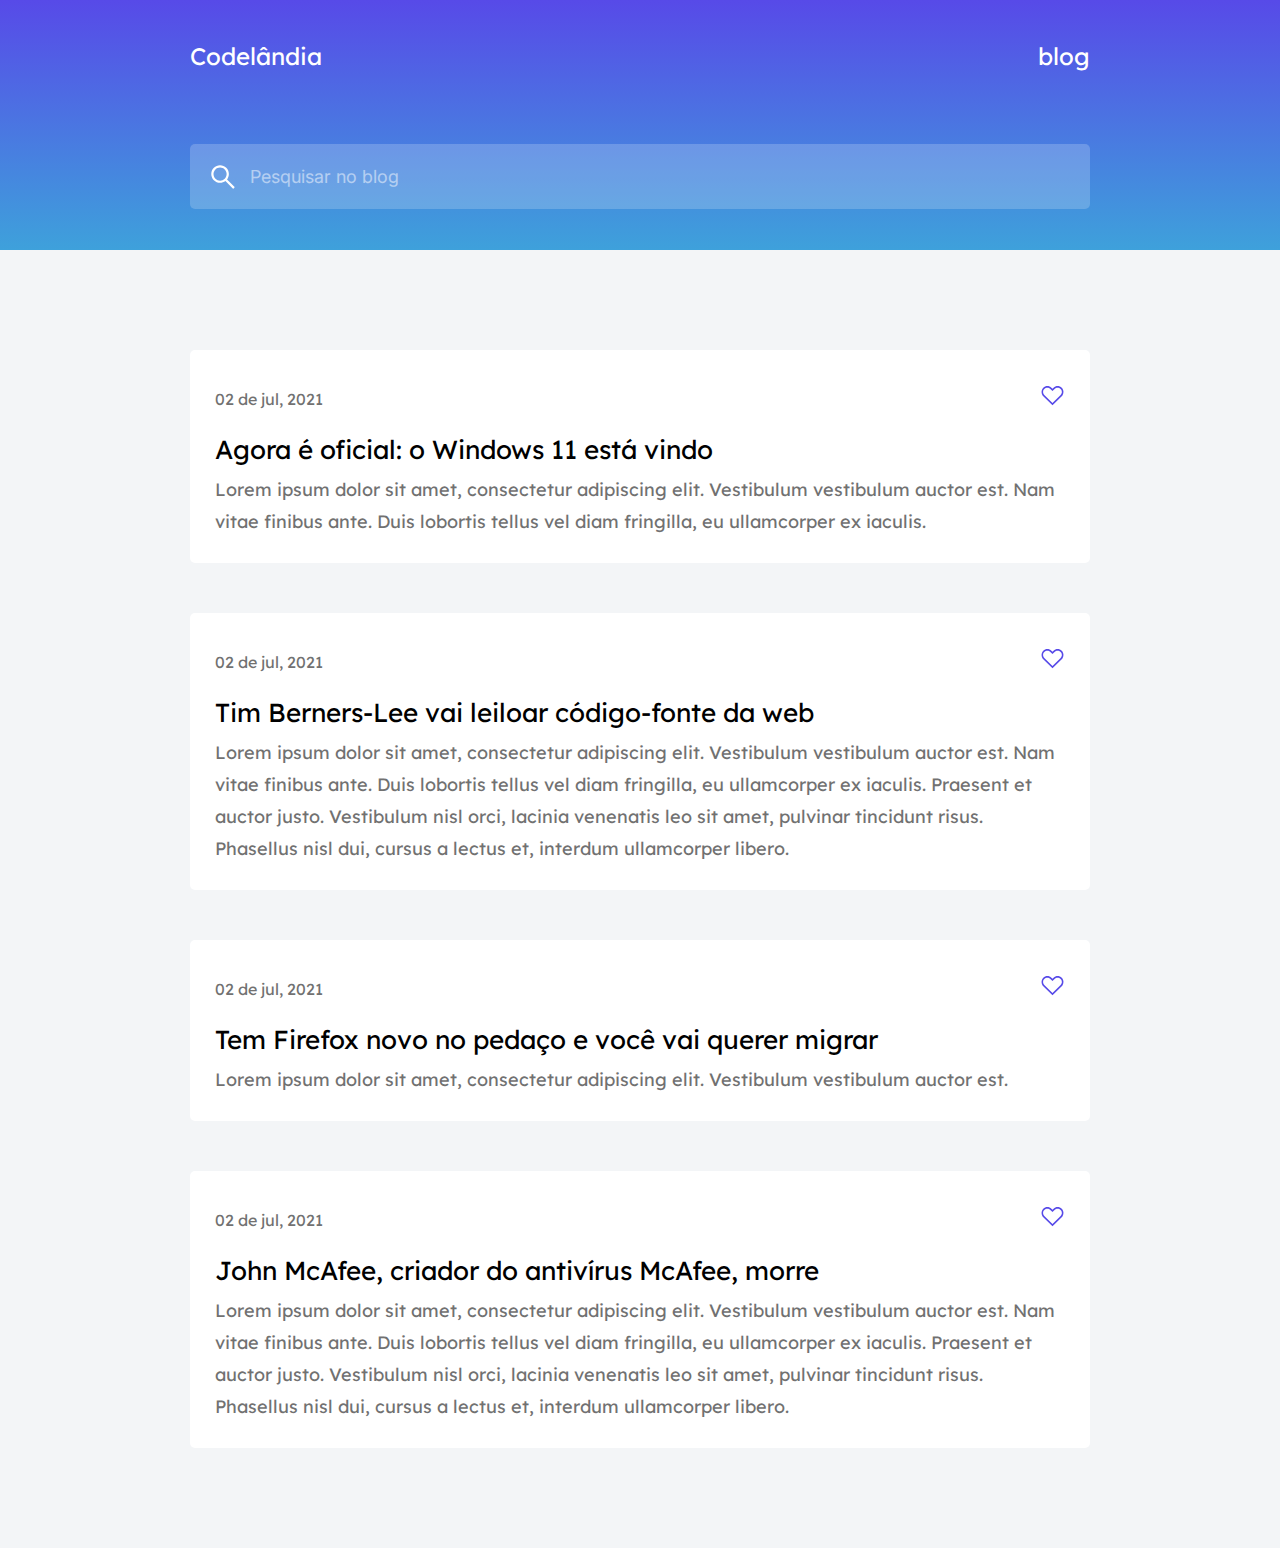
<file: 01/index.html>
<!DOCTYPE html>
<html lang="pt-br">
  <head>
    <meta charset="UTF-8" />
    <meta http-equiv="X-UA-Compatible" content="IE=edge" />
    <meta name="viewport" content="width=device-width, initial-scale=1.0" />

    <link rel="preconnect" href="https://fonts.googleapis.com" />
    <link rel="preconnect" href="https://fonts.gstatic.com" crossorigin />
    <link
      href="https://fonts.googleapis.com/css2?family=Inter&family=Lexend+Deca&display=swap"
      rel="stylesheet"
    />

    <link rel="stylesheet" href="style.css" />

    <title>Blog</title>
  </head>
  <body>
    <div class="container">
      <header>
        <div class="title">
          <p>Codelândia</p>
          <p>blog</p>
        </div>
        <div class="search-input">
          <img src="./assets/search.svg" alt="" />
          <input type="text" placeholder="Pesquisar no blog" />
        </div>
      </header>

      <div class="content">
        <div class="item">
          <div class="info">
            <p>02 de jul, 2021</p>
            <img src="./assets/heart.svg" alt="" />
          </div>
          <h2>Agora é oficial: o Windows 11 está vindo</h2>
          <p>
            Lorem ipsum dolor sit amet, consectetur adipiscing elit. Vestibulum
            vestibulum auctor est. Nam vitae finibus ante. Duis lobortis tellus
            vel diam fringilla, eu ullamcorper ex iaculis.
          </p>
        </div>

        <div class="item">
          <div class="info">
            <p>02 de jul, 2021</p>
            <img src="./assets/heart.svg" alt="" />
          </div>
          <h2>Tim Berners-Lee vai leiloar código-fonte da web</h2>
          <p>
            Lorem ipsum dolor sit amet, consectetur adipiscing elit. Vestibulum
            vestibulum auctor est. Nam vitae finibus ante. Duis lobortis tellus
            vel diam fringilla, eu ullamcorper ex iaculis. Praesent et auctor
            justo. Vestibulum nisl orci, lacinia venenatis leo sit amet,
            pulvinar tincidunt risus. Phasellus nisl dui, cursus a lectus et,
            interdum ullamcorper libero.
          </p>
        </div>

        <div class="item">
          <div class="info">
            <p>02 de jul, 2021</p>
            <img src="./assets/heart.svg" alt="" />
          </div>
          <h2>Tem Firefox novo no pedaço e você vai querer migrar</h2>
          <p>
            Lorem ipsum dolor sit amet, consectetur adipiscing elit. Vestibulum
            vestibulum auctor est.
          </p>
        </div>

        <div class="item">
          <div class="info">
            <p>02 de jul, 2021</p>
            <img src="./assets/heart.svg" alt="" />
          </div>
          <h2>John McAfee, criador do antivírus McAfee, morre</h2>
          <p>
            Lorem ipsum dolor sit amet, consectetur adipiscing elit. Vestibulum
            vestibulum auctor est. Nam vitae finibus ante. Duis lobortis tellus
            vel diam fringilla, eu ullamcorper ex iaculis. Praesent et auctor
            justo. Vestibulum nisl orci, lacinia venenatis leo sit amet,
            pulvinar tincidunt risus. Phasellus nisl dui, cursus a lectus et,
            interdum ullamcorper libero.
          </p>
        </div>
      </div>
    </div>
  </body>
</html>
</file>
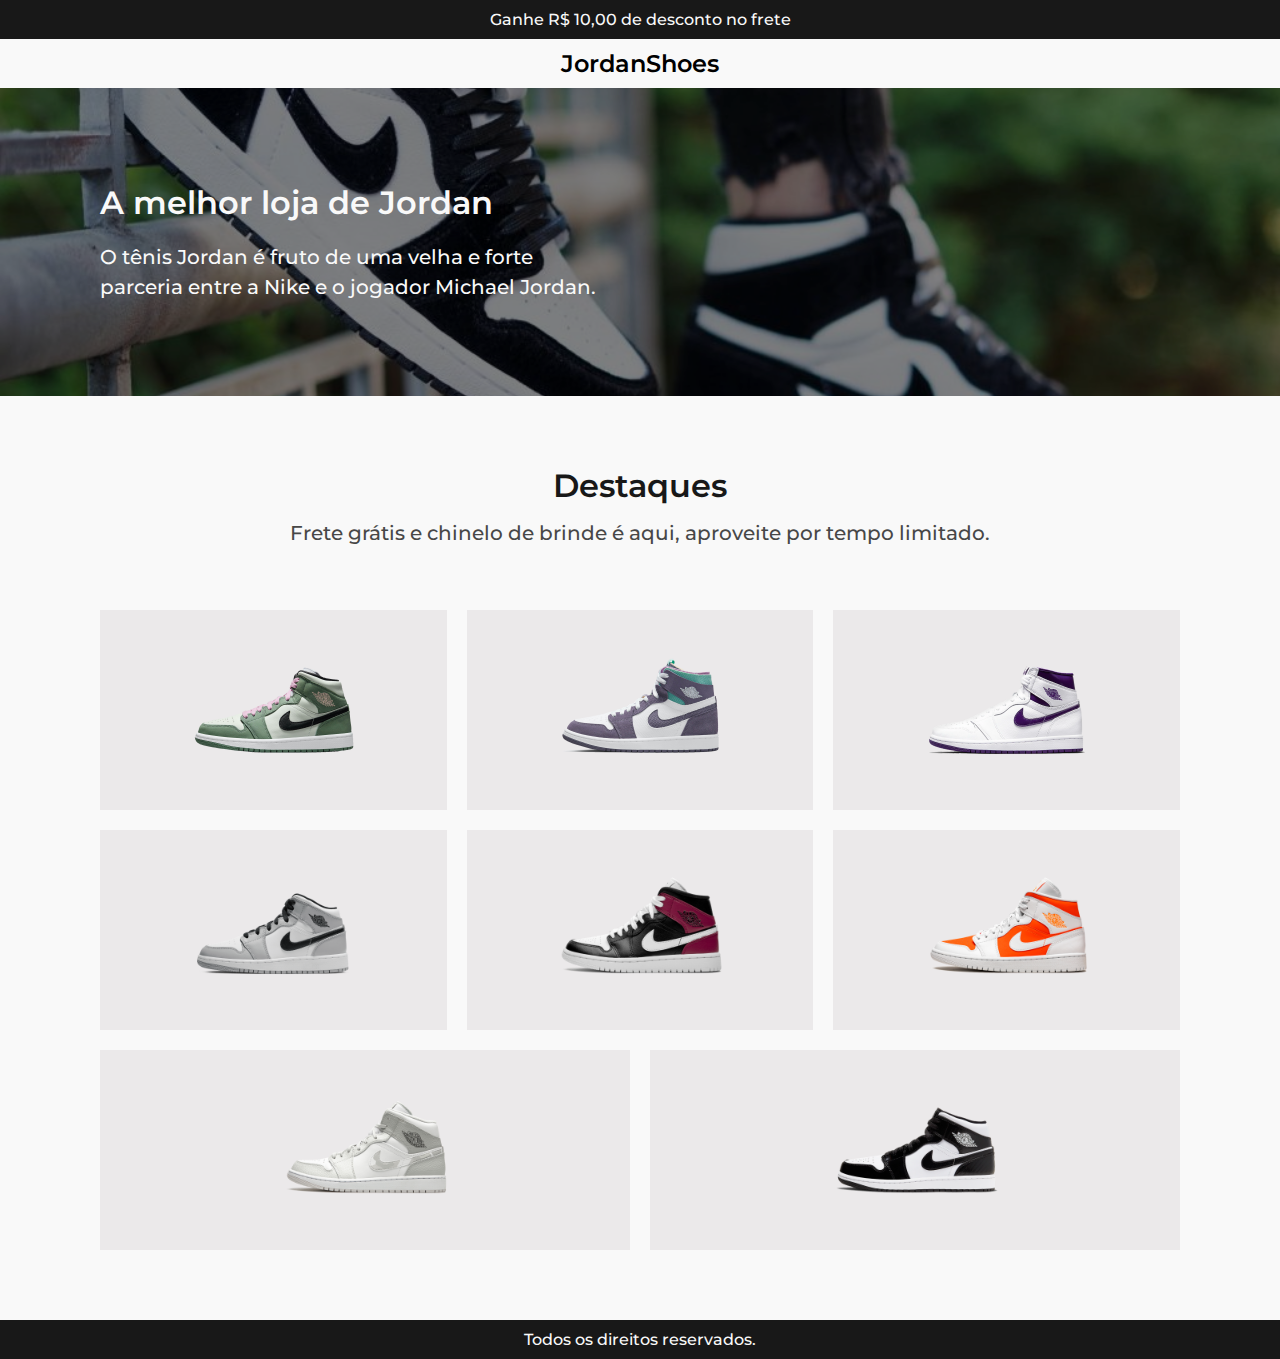
<file: 02/index.html>
<!DOCTYPE html>
<html lang="pt-br">
  <head>
    <meta charset="UTF-8" />
    <meta http-equiv="X-UA-Compatible" content="IE=edge" />
    <meta name="viewport" content="width=device-width, initial-scale=1.0" />

    <link rel="preconnect" href="https://fonts.googleapis.com" />
    <link rel="preconnect" href="https://fonts.gstatic.com" crossorigin />
    <link
      href="https://fonts.googleapis.com/css2?family=Montserrat:wght@500;600;700&display=swap"
      rel="stylesheet"
    />

    <link rel="stylesheet" href="./style.css" />

    <title>JordanShoes</title>
  </head>
  <body>
    <div class="container">
      <header class="flexbox">
        <p class="discount">Ganhe R$ 10,00 de desconto no frete</p>
        <p class="logo">JordanShoes</p>
      </header>

      <section class="banner flexbox">
        <img src="./assets/wallpaper.jpeg" alt="" />

        <div class="banner-title">
          <h1>A melhor loja de Jordan</h1>
          <p>
            O tênis Jordan é fruto de uma velha e forte parceria entre a Nike e
            o jogador Michael Jordan.
          </p>
        </div>
      </section>

      <section class="products flexbox">
        <h2>Destaques</h2>
        <p>
          Frete grátis e chinelo de brinde é aqui, aproveite por tempo limitado.
        </p>

        <div class="list flexbox">
          <div class="item flexbox">
            <img src="./assets/1.png" alt="product image" />
          </div>
          <div class="item flexbox">
            <img src="./assets/2.png" alt="product image" />
          </div>
          <div class="item flexbox">
            <img src="./assets/3.png" alt="product image" />
          </div>
          <div class="item flexbox">
            <img src="./assets/4.png" alt="product image" />
          </div>
          <div class="item flexbox">
            <img src="./assets/5.png" alt="product image" />
          </div>
          <div class="item flexbox">
            <img src="./assets/6.png" alt="product image" />
          </div>
          <div class="item flexbox">
            <img src="./assets/7.png" alt="product image" />
          </div>
          <div class="item flexbox">
            <img src="./assets/8.png" alt="product image" />
          </div>
        </div>
      </section>

      <footer class="flexbox">
        <p>Todos os direitos reservados.</p>
      </footer>
    </div>
  </body>
</html>
</file>
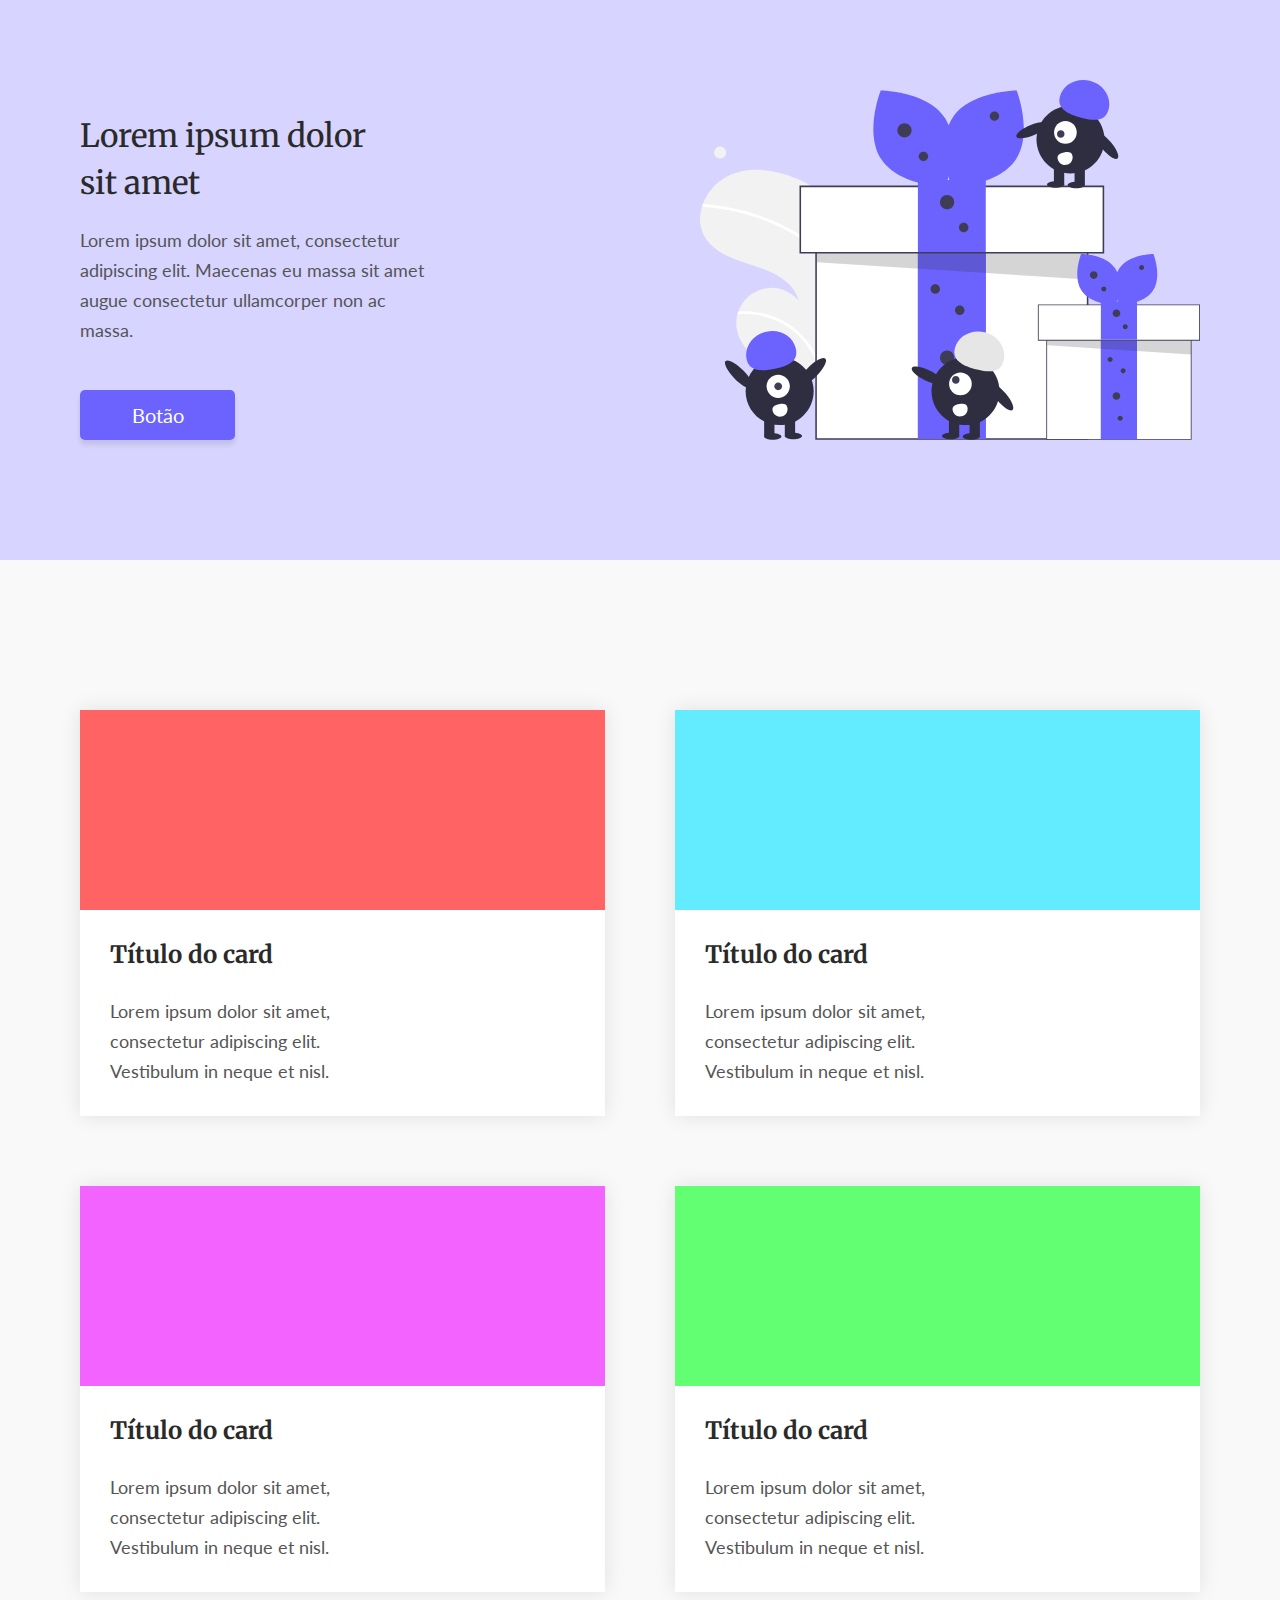
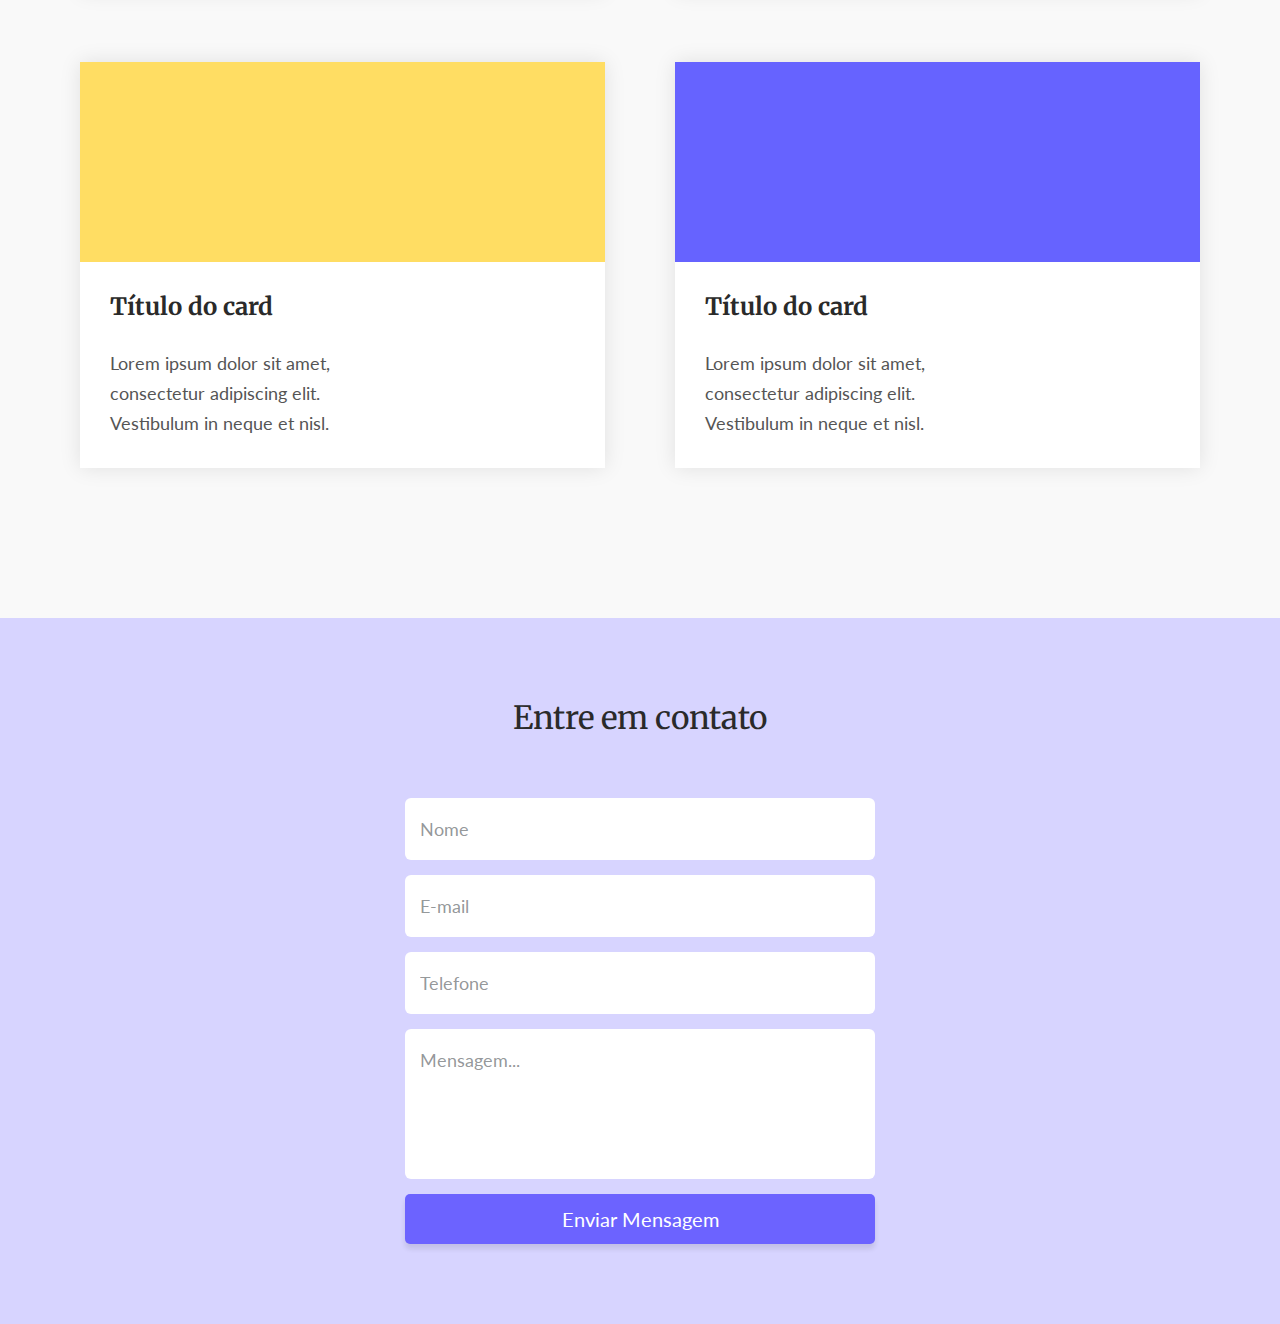
<file: 03/index.html>
<!DOCTYPE html>
<html lang="pt-br">
  <head>
    <meta charset="UTF-8" />
    <meta http-equiv="X-UA-Compatible" content="IE=edge" />
    <meta name="viewport" content="width=device-width, initial-scale=1.0" />

    <link rel="preconnect" href="https://fonts.googleapis.com" />
    <link rel="preconnect" href="https://fonts.gstatic.com" crossorigin />
    <link
      href="https://fonts.googleapis.com/css2?family=Lato&family=Merriweather:wght@400;700&display=swap"
      rel="stylesheet"
    />

    <link rel="shortcut icon" href="./assets/favicon.svg" type="image/x-icon" />
    <link rel="stylesheet" href="./style.css" />

    <title>One Page</title>
  </head>
  <body class="">
    <div class="container">
      <header class="flexbox">
        <div class="info flexbox">
          <h1>Lorem ipsum dolor sit amet</h1>
          <p>
            Lorem ipsum dolor sit amet, consectetur adipiscing elit. Maecenas eu
            massa sit amet augue consectetur ullamcorper non ac massa.
          </p>
          <button>Botão</button>
        </div>
        <div>
          <img
            src="./assets/illustration.svg"
            alt="illustrative picture"
            title="illustrative picture"
          />
        </div>
      </header>

      <section class="flexbox">
        <div class="card">
          <span></span>
          <div class="card-info flexbox">
            <h2>Título do card</h2>
            <p>
              Lorem ipsum dolor sit amet, consectetur adipiscing elit.
              Vestibulum in neque et nisl.
            </p>
          </div>
        </div>

        <div class="card">
          <span></span>
          <div class="card-info flexbox">
            <h2>Título do card</h2>
            <p>
              Lorem ipsum dolor sit amet, consectetur adipiscing elit.
              Vestibulum in neque et nisl.
            </p>
          </div>
        </div>

        <div class="card">
          <span></span>
          <div class="card-info flexbox">
            <h2>Título do card</h2>
            <p>
              Lorem ipsum dolor sit amet, consectetur adipiscing elit.
              Vestibulum in neque et nisl.
            </p>
          </div>
        </div>

        <div class="card">
          <span></span>
          <div class="card-info flexbox">
            <h2>Título do card</h2>
            <p>
              Lorem ipsum dolor sit amet, consectetur adipiscing elit.
              Vestibulum in neque et nisl.
            </p>
          </div>
        </div>

        <div class="card">
          <span></span>
          <div class="card-info flexbox">
            <h2>Título do card</h2>
            <p>
              Lorem ipsum dolor sit amet, consectetur adipiscing elit.
              Vestibulum in neque et nisl.
            </p>
          </div>
        </div>

        <div class="card">
          <span></span>
          <div class="card-info flexbox">
            <h2>Título do card</h2>
            <p>
              Lorem ipsum dolor sit amet, consectetur adipiscing elit.
              Vestibulum in neque et nisl.
            </p>
          </div>
        </div>
      </section>

      <footer class="flexbox">
        <h2>Entre em contato</h2>
        <form action="" class="flexbox">
          <input type="text" placeholder="Nome" required />
          <input type="email" placeholder="E-mail" required />
          <input type="text" placeholder="Telefone" required />
          <textarea rows="5" placeholder="Mensagem..." required></textarea>
          <button>Enviar Mensagem</button>
        </form>
      </footer>
    </div>
  </body>
</html>
</file>
<file: 01/style.css>
:root {
  --purple: #574ae8;
  --gradient-default: linear-gradient(#574ae8, #3ea1db);
  --gradient-input: rgba(255, 255, 255, 0.2);

  --white: #ffffff;
  --white-200: #f3f5f7;
  --gray: #717171;
  --gray-dark: #1a202c;
}

* {
  margin: 0;
  padding: 0;
  box-sizing: border-box;
  font-family: 'Lexend Deca', sans-serif;
  overflow: none;
}

body {
  background: var(--white-200);
}

.container {
  display: flex;
  flex-direction: column;
  justify-content: center;
}

/* Header */
header {
  height: 250px;
  display: flex;
  gap: 73px;
  flex-direction: column;
  justify-content: center;
  align-items: center;
  background: var(--gradient-default);
}
header .title {
  /* width: 62.5%; */
  width: 900px;
  display: flex;
  justify-content: space-between;
}
header .title p {
  font-size: 24px;
  color: var(--white);
}
header input {
  outline: none;
  border: none;
  width: 900px;
  height: 65px;
  padding: 0px 60px 0px;
  font-size: 18px;
  font-family: 'Inter', sans-serif;
  border-radius: 5px;
  color: var(--white);
  background: var(--gradient-input);
}
header input::placeholder {
  color: var(--white);
  opacity: 0.5;
}
header .search-input {
  position: relative;
}
header .search-input img {
  position: absolute;
  top: 18px;
  left: 18px;
}

/* Posts */
.content {
  display: flex;
  gap: 50px;
  flex-direction: column;
  justify-content: center;
  align-items: center;
  margin: 100px 0px;
}
.content .item {
  padding: 25px;
  border-radius: 5px;
  background-color: var(--white);
  width: 900px;
}
.content .item h2 {
  font-size: 26px;
  font-weight: 400;
}
.content .item p {
  font-size: 18px;
  font-weight: 400;
  line-height: 32px;
  margin-top: 8px;
  color: var(--gray);
}
.content .item .info {
  display: flex;
  justify-content: space-between;
  align-items: center;
  margin-bottom: 18px;
}
.content .item .info p {
  font-size: 16px;
  font-weight: 400;
  color: var(--gray);
}

/* Tablet Responsive */
@media (max-width: 930px) {
  header {
    gap: 40px;
    height: 200px;
  }
  header .title {
    width: 375px;
  }
  header .title p {
    font-size: 18px;
  }
  header input {
    width: 375px;
    height: 40px;
    font-size: 14px;
    padding: 0px 40px 0px;
  }
  header .search-input img {
    top: 10px;
    left: 10px;
    width: 20px;
    height: 20px;
  }

  .content {
    gap: 25px;
    margin: 50px 0px;
  }
  .content .item {
    width: 375px;
  }
  .content .item h2 {
    font-size: 18px;
  }
  .content .item p {
    font-size: 14px;
    line-height: 26px;
  }
  .content .item .info {
    margin-bottom: 27px;
  }
  .content .item .info p {
    font-size: 14px;
  }
}

/* Mobile Responsive */
@media (max-width: 500px) {
  header .title {
    width: 350px;
  }
  header input {
    width: 350px;
  }

  .content {
    gap: 25px;
    margin: 25px 0px;
  }
  .content .item {
    width: 350px;
  }
  .content .item h2 {
    font-size: 18px;
  }
  .content .item p {
    font-size: 12px;
    line-height: 22px;
  }
  .content .item .info {
    margin-bottom: 20px;
  }
  .content .item .info p {
    font-size: 12px;
  }
}

/* Small Mobile Responsive */
@media (max-width: 370px) {
  header .title {
    width: 300px;
  }
  header input {
    width: 300px;
  }
  .content .item {
    width: 300px;
  }
}

@media (max-width: 320px) {
  header .title {
    width: 275px;
  }
  header input {
    width: 275px;
  }
  .content .item {
    width: 275px;
  }
}
</file>
<file: 02/style.css>
:root {
  --white: #f9f9f9;
  --white-200: #ebe9ea;
  --gray: #474747;
  --black-light: #181818;

  --medium: 500;
  --semibold: 600;

  --font-sm: 1.6rem;
  --font-md: 2rem;
  --font-md-2: 2.4rem;
  --font-lg: 3.2rem;
}

* {
  margin: 0;
  padding: 0;
  list-style: none;
  text-decoration: none;
  box-sizing: border-box;
  font-family: 'Montserrat', sans-serif;
}

html {
  font-size: 62.5%;
}
body {
  background-color: var(--white);
}
img {
  display: block;
  max-width: 100%;
}
h1,
h2 {
  font-size: var(--font-lg);
  font-weight: var(--semibold);
}
p {
  font-size: var(--font-md);
  font-weight: var(--medium);
}

.flexbox {
  display: flex;
}

header {
  gap: 10px;
  flex-direction: column;
  align-items: center;
  padding-bottom: 10px;
}
header .discount,
footer p {
  text-align: center;
  width: 100%;
  padding: 1rem 2rem;
  font-size: var(--font-sm);
  color: var(--white);
  background-color: var(--black-light);
}
header .logo {
  font-size: var(--font-md-2);
  font-weight: var(--semibold);
}

.banner {
  position: relative;
  align-items: center;
  height: 30.8rem;
}
.banner img {
  width: 100%;
  height: inherit;
  filter: brightness(50%);
  object-fit: cover;
}
.banner-title {
  position: absolute;
  text-align: left;
  color: var(--white);
  margin: 0rem 10rem;
}
.banner-title h1 {
  margin-bottom: 2rem;
}
.banner-title p {
  max-width: 40ch;
  line-height: 3rem;
}

.products {
  text-align: center;
  flex-direction: column;
  align-items: center;
  padding: 7rem 0rem;
  margin: 0rem 10rem;
}
.products h2 {
  color: var(--black-light);
}
.products p {
  color: var(--gray);
  margin: 1.6rem 0rem 6.5rem;
}

.list,
.list .item {
  justify-content: center;
  align-items: center;
}
.list {
  width: 100%;
  gap: 2rem;
  flex-wrap: wrap;
  align-self: flex-start;
}
.list .item {
  flex-grow: 1;
  max-width: 100%;
  background-color: var(--white-200);
  cursor: pointer;
}
.list .item img {
  width: 20rem;
  margin: 4rem 3rem;
}

@media screen and (max-width: 768px) {
  .banner-title,
  .products {
    margin: 0rem 2rem;
  }

  .products {
    padding: 5rem 0rem;
  }
  .products h2 {
    font-size: var(--font-md-2);
  }
  .products p {
    font-size: var(--font-sm);
    margin: 1rem 0rem 5rem;
  }
}

@media screen and (max-width: 432px) {
  .banner-title h1 {
    font-size: var(--font-md-2);
    margin-bottom: 1rem;
  }
  .banner-title p {
    font-size: var(--font-sm);
    line-height: 2.5rem;
  }
}
</file>
<file: 03/style.css>
:root {
  --purple: #6c63ff;
  --purple-light: #d7d4ff;
  --white: #ffffff;
  --white-200: #f9f9f9;
  --gray: #555555;
  --gray-dark: #2a2a2a;

  --hover: #524bdb;

  --font-lato: 'Lato', sans-serif;
  --font-merriweather: 'Merriweather', serif;

  --font-sm: 1.8rem; /* Lato */
  --font-md: 2rem; /* Lato */
  --font-md-2: 2.4rem; /* Merriweather */
  --font-lg: 3.2rem; /* Merriweather */

  font-size: 62.5%;
}

* {
  margin: 0;
  padding: 0;
  box-sizing: border-box;
  text-decoration: none;
  list-style: none;
}

body {
  justify-content: center;
  align-items: center;
  background-color: var(--white-200);
}

img {
  display: block;
  max-width: 100%;
}

h1,
h2 {
  font-family: var(--font-merriweather);
  font-size: var(--font-lg);
  font-weight: 400;
  color: var(--gray-dark);
}

p {
  font-family: var(--font-lato);
  font-size: var(--font-sm);
  line-height: 3rem;
  font-weight: 400;
  color: var(--gray);
}

button {
  width: 100%;
  height: 5rem;
  padding: 1.3rem 0rem;
  font-family: var(--font-lato);
  font-size: var(--font-md);
  line-height: 2.4rem;
  border: none;
  border-radius: 0.5rem;
  color: var(--white);
  background-color: var(--purple);
  box-shadow: 0px 5px 5px rgba(23, 23, 23, 0.1);
  transition: 0.8s;
  cursor: pointer;
}
button:hover {
  background-color: var(--hover);
}

span {
  display: block;
  height: 20rem;
}

.flexbox {
  display: flex;
}

/* Header */
header {
  padding: 8rem 8rem 12rem;
  background-color: var(--purple-light);
  gap: 5rem;
  justify-content: space-between;
  align-items: flex-end;
}
header .info {
  flex-direction: column;
  justify-content: center;
  align-items: flex-start;
}
header .info h1 {
  max-width: 15ch;
  width: 100%;
  line-height: 4.7rem;
}
header .info p {
  max-width: 35ch;
  margin: 1.8rem 0rem 4.5rem;
}
header .info button {
  width: 15.5rem;
}

/* Section Cards */
section {
  padding: 15rem 8rem;
  width: 100%;
  flex-wrap: wrap;
  gap: 7rem;
  justify-content: space-between;
}
section .card {
  flex-grow: 1;
  width: 34rem;
  background-color: var(--white);
  box-shadow: 0px 0px 20px rgba(0, 0, 0, 0.1);
}
section .card .card-info {
  gap: 2.6rem;
  flex-direction: column;
  padding: 3rem;
}
section .card h2 {
  font-size: var(--font-md-2);
  line-height: 3rem;
  font-weight: 700;
}
section .card p {
  width: 25ch;
}
section .card:nth-child(1) span {
  background-color: #ff6363;
}
section .card:nth-child(2) span {
  background-color: #63ecff;
}
section .card:nth-child(3) span {
  background-color: #f363ff;
}
section .card:nth-child(4) span {
  background-color: #63ff73;
}
section .card:nth-child(5) span {
  background-color: #ffdd63;
}
section .card:nth-child(6) span {
  background-color: #6663ff;
}

/* Footer */
footer {
  padding: 8rem;
  background-color: var(--purple-light);

  flex-direction: column;
  justify-content: center;
  align-items: center;
}
footer h2 {
  text-align: center;
  line-height: 4rem;
  margin-bottom: 6rem;
}
footer form {
  width: 100%;
  max-width: 47rem;
  gap: 1.5rem;
  flex-direction: column;
}
footer form input,
footer form textarea {
  font-family: var(--font-lato);
  font-size: var(--font-sm);
  padding: 2rem 1.5rem;
  resize: none;
  border: none;
  border-radius: 6px;
  outline-color: var(--purple);
  background-color: var(--white);
}
footer form input::placeholder,
footer form textarea::placeholder {
  font-size: var(--font-sm);
  line-height: 2.2rem;
  font-weight: 400;
  color: rgba(110, 114, 117, 0.74);
}

@media screen and (max-width: 768px) {
  header .info h1,
  header .info p,
  section .card p {
    max-width: 100%;
  }
  header {
    padding: 5.5rem 2rem 8rem;
    gap: 10rem;
    flex-wrap: wrap;
    justify-content: center;
    align-items: center;
  }
  header .info p {
    margin: 1.8rem 0rem 3.2rem;
  }
  section {
    padding: 7.5rem 2rem;
    gap: 2rem;
    justify-content: center;
  }
  section .card {
    max-width: 100%;
  }
  footer {
    padding: 8rem 2rem 5.5rem;
  }
  footer h2 {
    margin-bottom: 3rem;
  }
}
</file>
